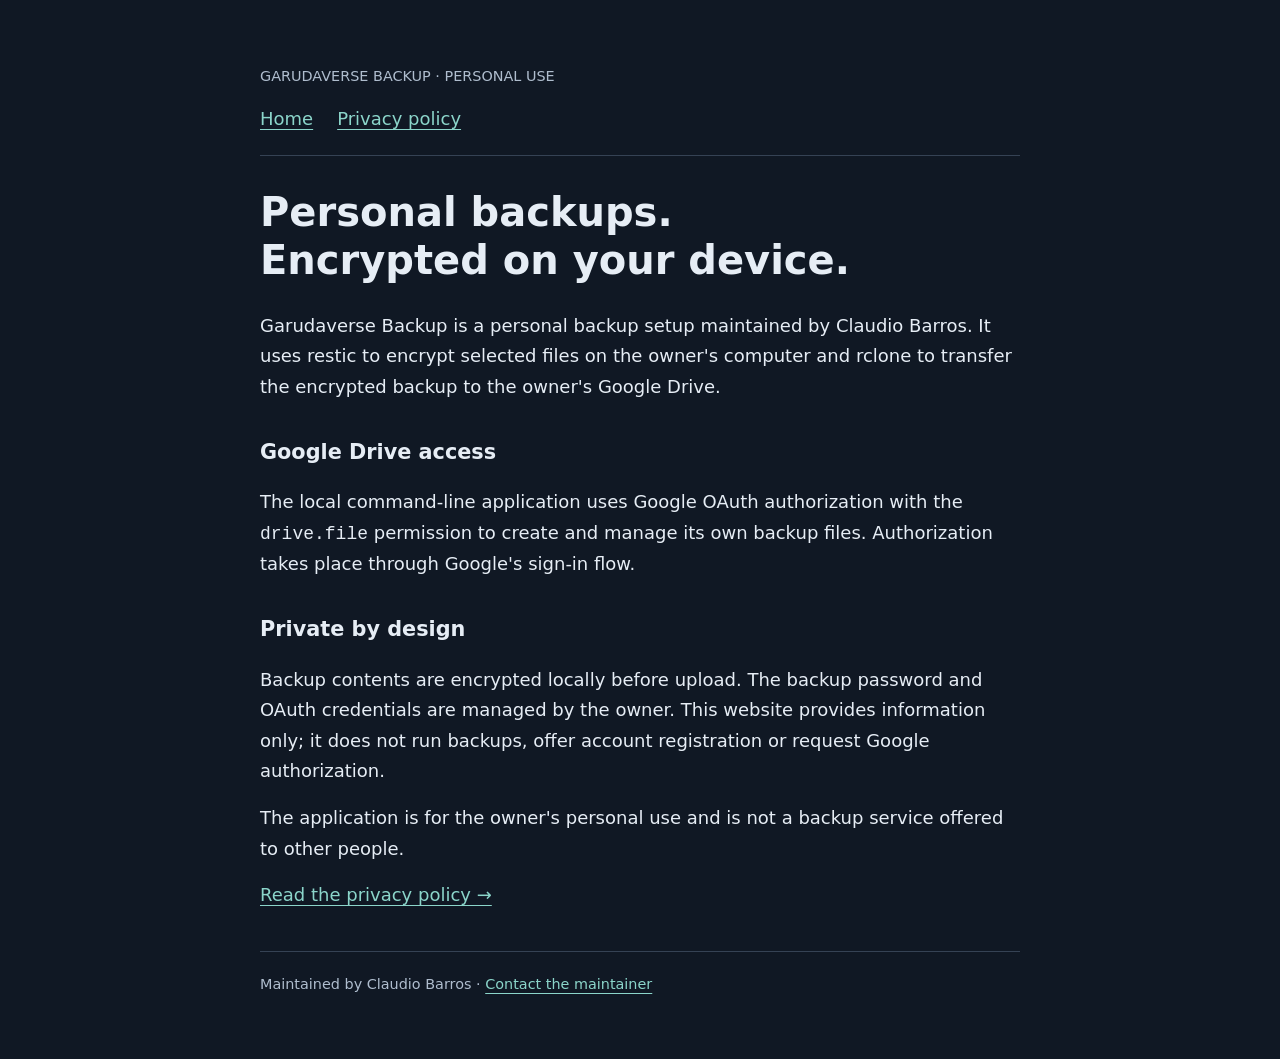
<file: index.html>
<!doctype html>
<html lang="en"><head><meta charset="utf-8"><meta name="viewport" content="width=device-width,initial-scale=1"><meta name="description" content="Personal encrypted backups with restic, rclone and Google Drive."><title>Home | Garudaverse Backup</title><link rel="stylesheet" href="style.css"></head>
<body><header><p class="eyebrow">GARUDAVERSE BACKUP · PERSONAL USE</p><nav aria-label="Main"><a href="./">Home</a><a href="privacy.html">Privacy policy</a></nav></header><main><h1>Personal backups.<br>Encrypted on your device.</h1>
<p>Garudaverse Backup is a personal backup setup maintained by Claudio Barros. It uses restic to encrypt selected files on the owner's computer and rclone to transfer the encrypted backup to the owner's Google Drive.</p>
<h2>Google Drive access</h2><p>The local command-line application uses Google OAuth authorization with the <code>drive.file</code> permission to create and manage its own backup files. Authorization takes place through Google's sign-in flow.</p>
<h2>Private by design</h2><p>Backup contents are encrypted locally before upload. The backup password and OAuth credentials are managed by the owner. This website provides information only; it does not run backups, offer account registration or request Google authorization.</p>
<p>The application is for the owner's personal use and is not a backup service offered to other people.</p>
<p><a href="privacy.html">Read the privacy policy →</a></p></main><footer>Maintained by Claudio Barros · <a href="https://github.com/claudiodtbarros/garudaverse-backup/issues">Contact the maintainer</a></footer></body></html>
</file>
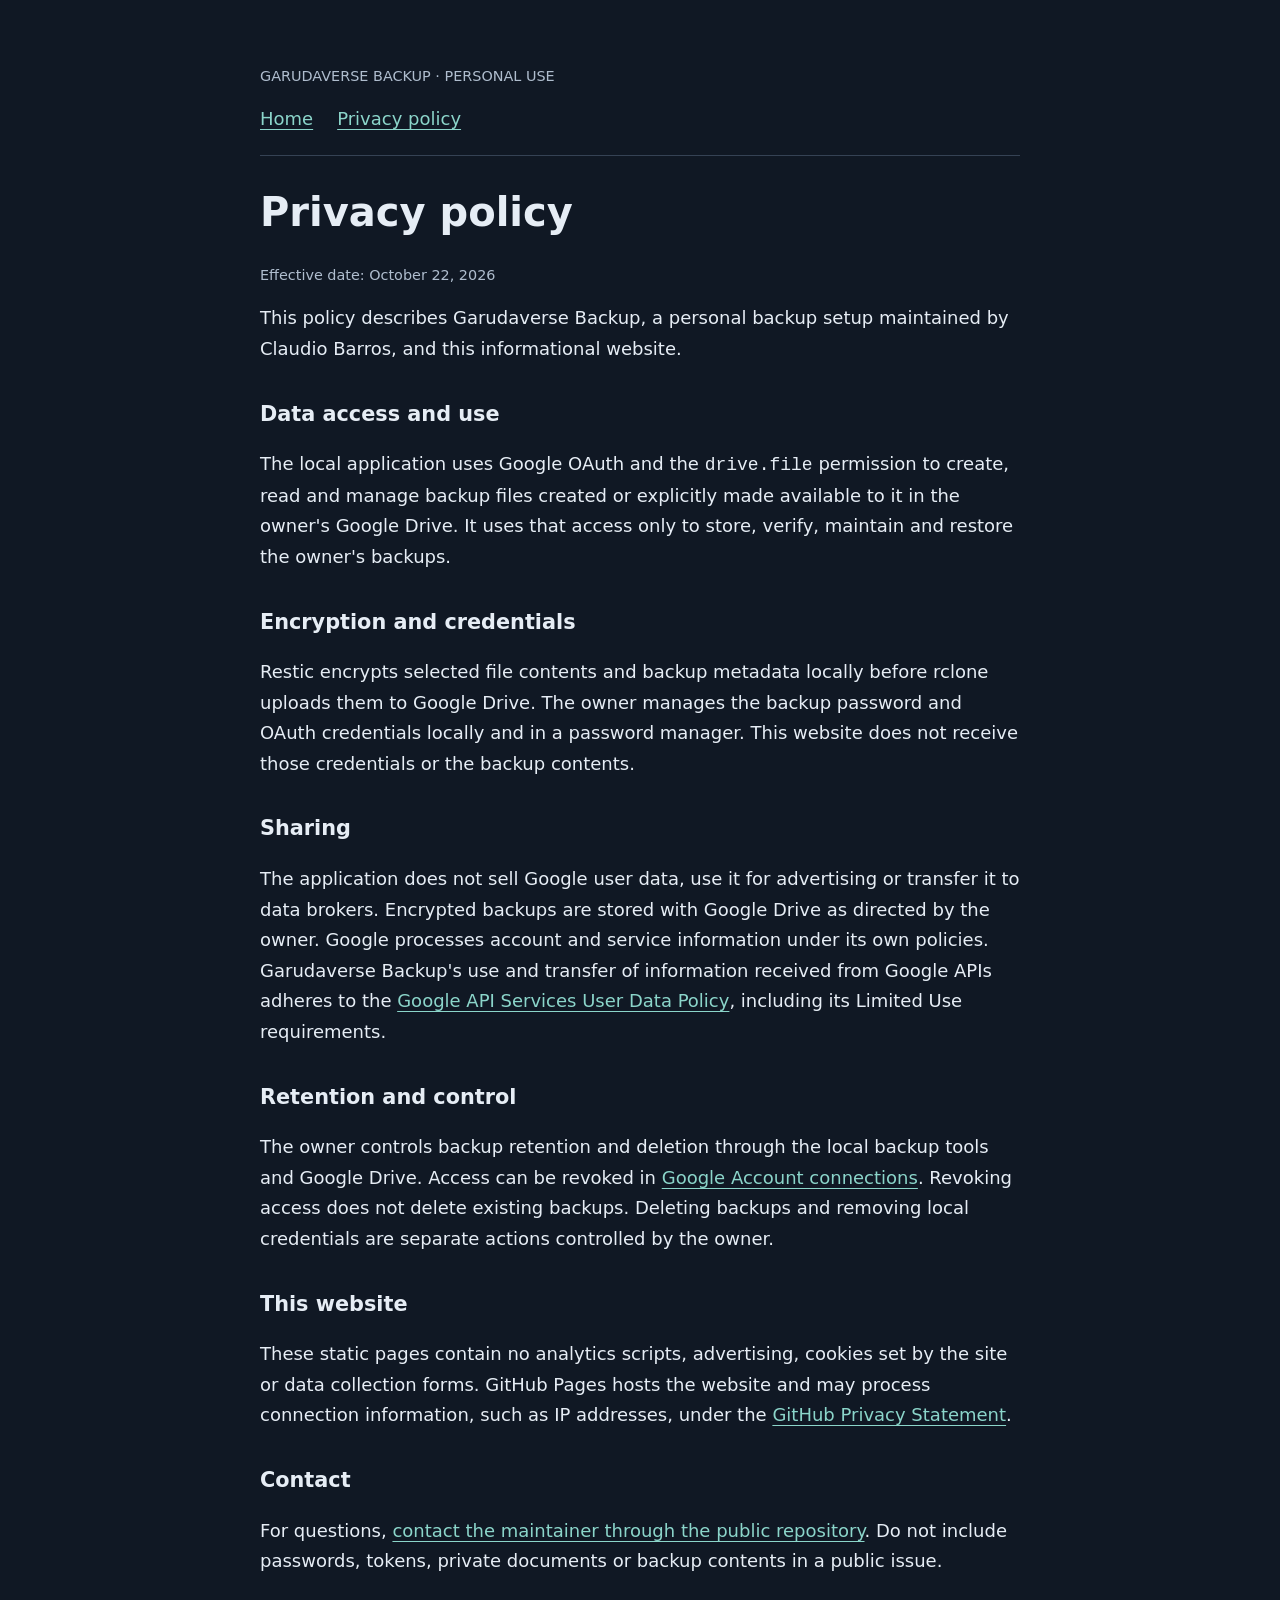
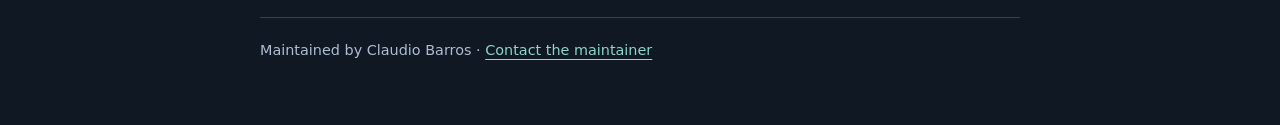
<file: privacy.html>
<!doctype html>
<html lang="en"><head><meta charset="utf-8"><meta name="viewport" content="width=device-width,initial-scale=1"><meta name="description" content="Personal encrypted backups with restic, rclone and Google Drive."><title>Privacy policy | Garudaverse Backup</title><link rel="stylesheet" href="style.css"></head>
<body><header><p class="eyebrow">GARUDAVERSE BACKUP · PERSONAL USE</p><nav aria-label="Main"><a href="./">Home</a><a href="privacy.html">Privacy policy</a></nav></header><main><h1>Privacy policy</h1><p class="eyebrow">Effective date: October 22, 2026</p>
<p>This policy describes Garudaverse Backup, a personal backup setup maintained by Claudio Barros, and this informational website.</p>
<h2>Data access and use</h2><p>The local application uses Google OAuth and the <code>drive.file</code> permission to create, read and manage backup files created or explicitly made available to it in the owner's Google Drive. It uses that access only to store, verify, maintain and restore the owner's backups.</p>
<h2>Encryption and credentials</h2><p>Restic encrypts selected file contents and backup metadata locally before rclone uploads them to Google Drive. The owner manages the backup password and OAuth credentials locally and in a password manager. This website does not receive those credentials or the backup contents.</p>
<h2>Sharing</h2><p>The application does not sell Google user data, use it for advertising or transfer it to data brokers. Encrypted backups are stored with Google Drive as directed by the owner. Google processes account and service information under its own policies. Garudaverse Backup's use and transfer of information received from Google APIs adheres to the <a href="https://developers.google.com/terms/api-services-user-data-policy">Google API Services User Data Policy</a>, including its Limited Use requirements.</p>
<h2>Retention and control</h2><p>The owner controls backup retention and deletion through the local backup tools and Google Drive. Access can be revoked in <a href="https://myaccount.google.com/permissions">Google Account connections</a>. Revoking access does not delete existing backups. Deleting backups and removing local credentials are separate actions controlled by the owner.</p>
<h2>This website</h2><p>These static pages contain no analytics scripts, advertising, cookies set by the site or data collection forms. GitHub Pages hosts the website and may process connection information, such as IP addresses, under the <a href="https://docs.github.com/en/site-policy/privacy-policies/github-general-privacy-statement">GitHub Privacy Statement</a>.</p>
<h2>Contact</h2><p>For questions, <a href="https://github.com/claudiodtbarros/garudaverse-backup/issues">contact the maintainer through the public repository</a>. Do not include passwords, tokens, private documents or backup contents in a public issue.</p></main><footer>Maintained by Claudio Barros · <a href="https://github.com/claudiodtbarros/garudaverse-backup/issues">Contact the maintainer</a></footer></body></html>
</file>
<file: style.css>
html{color-scheme:light dark}body{font:18px/1.7 system-ui,sans-serif;max-width:760px;margin:64px auto;padding:0 24px;background:#101824;color:#e6edf5}a{color:#8bd5ca;text-underline-offset:4px}header{border-bottom:1px solid #354254;padding-bottom:20px;margin-bottom:32px}nav{display:flex;gap:24px;flex-wrap:wrap}h1{line-height:1.2;font-size:2.5rem}h2{font-size:1.3rem;margin-top:32px}p{margin:16px 0}.eyebrow,footer{color:#afbdce;font-size:.9rem}footer{border-top:1px solid #354254;margin-top:40px;padding-top:20px}@media(max-width:500px){body{margin:32px auto}h1{font-size:2rem}}
</file>
